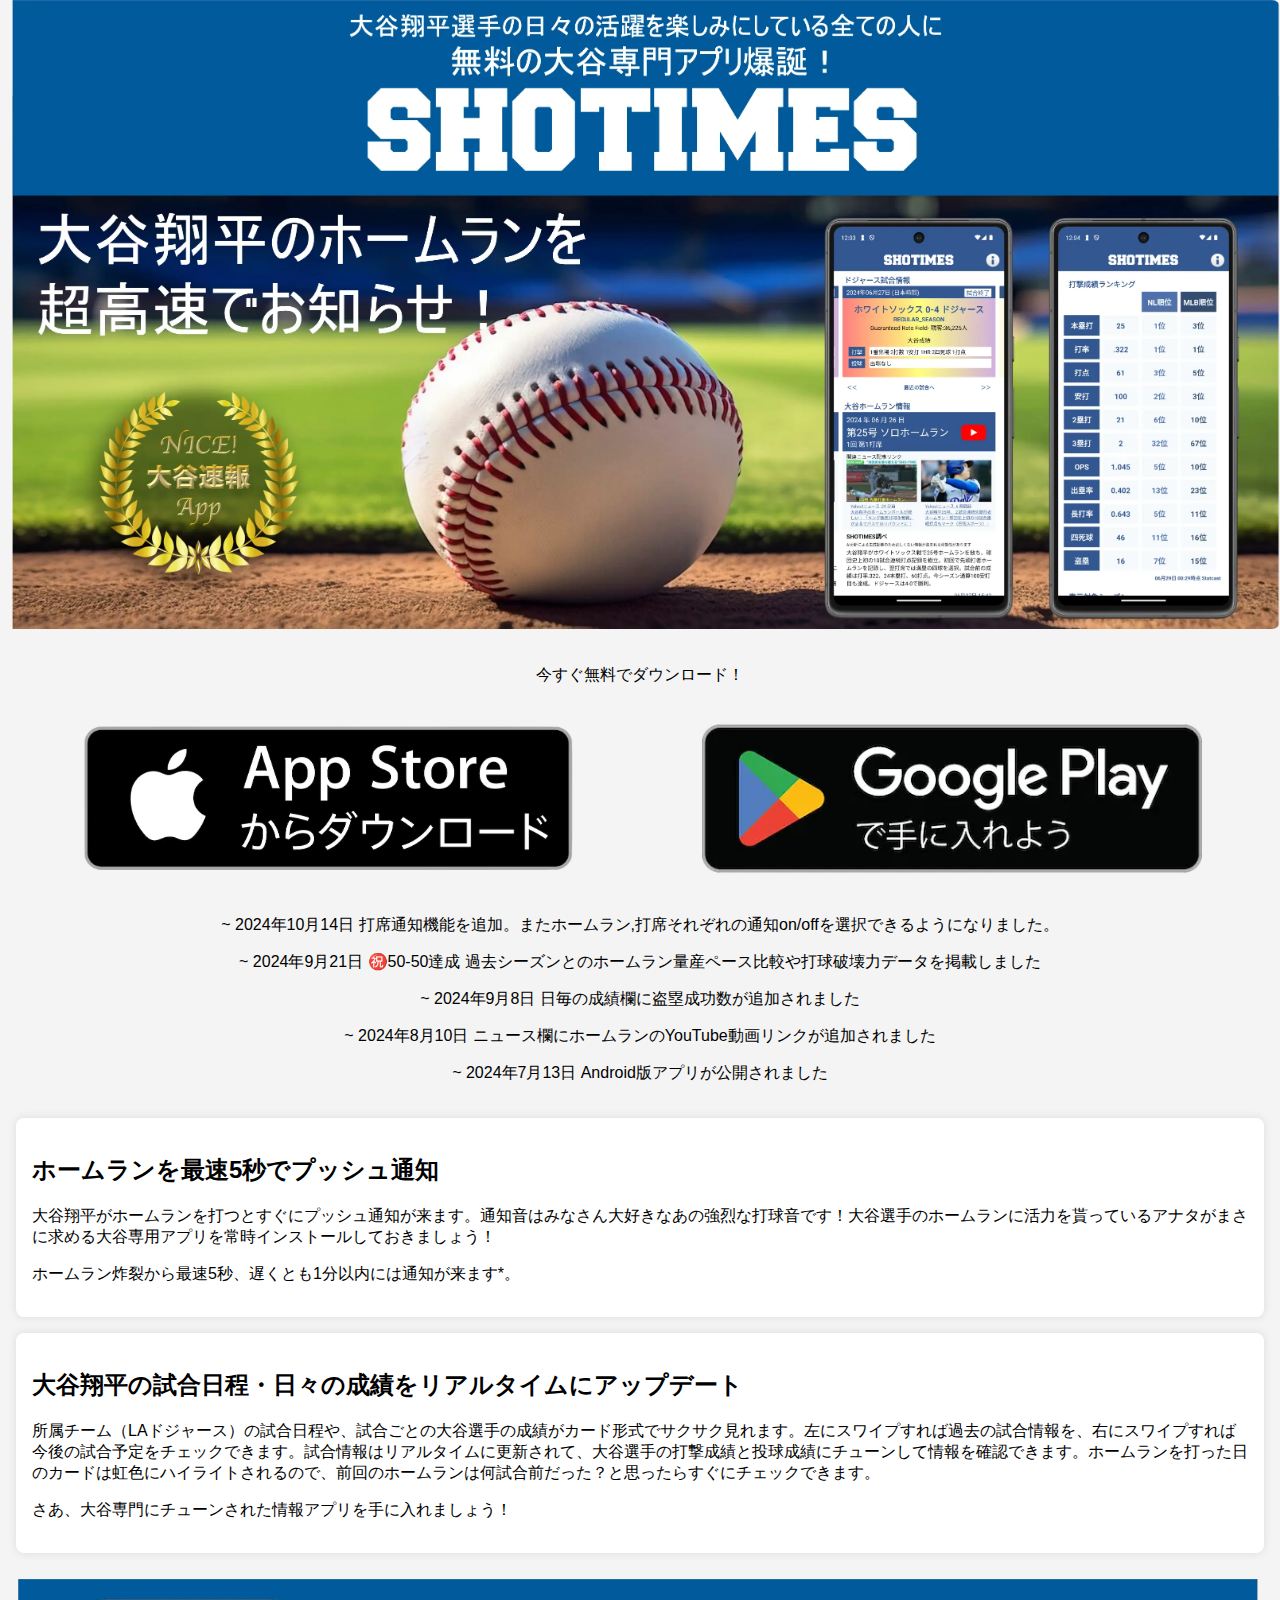
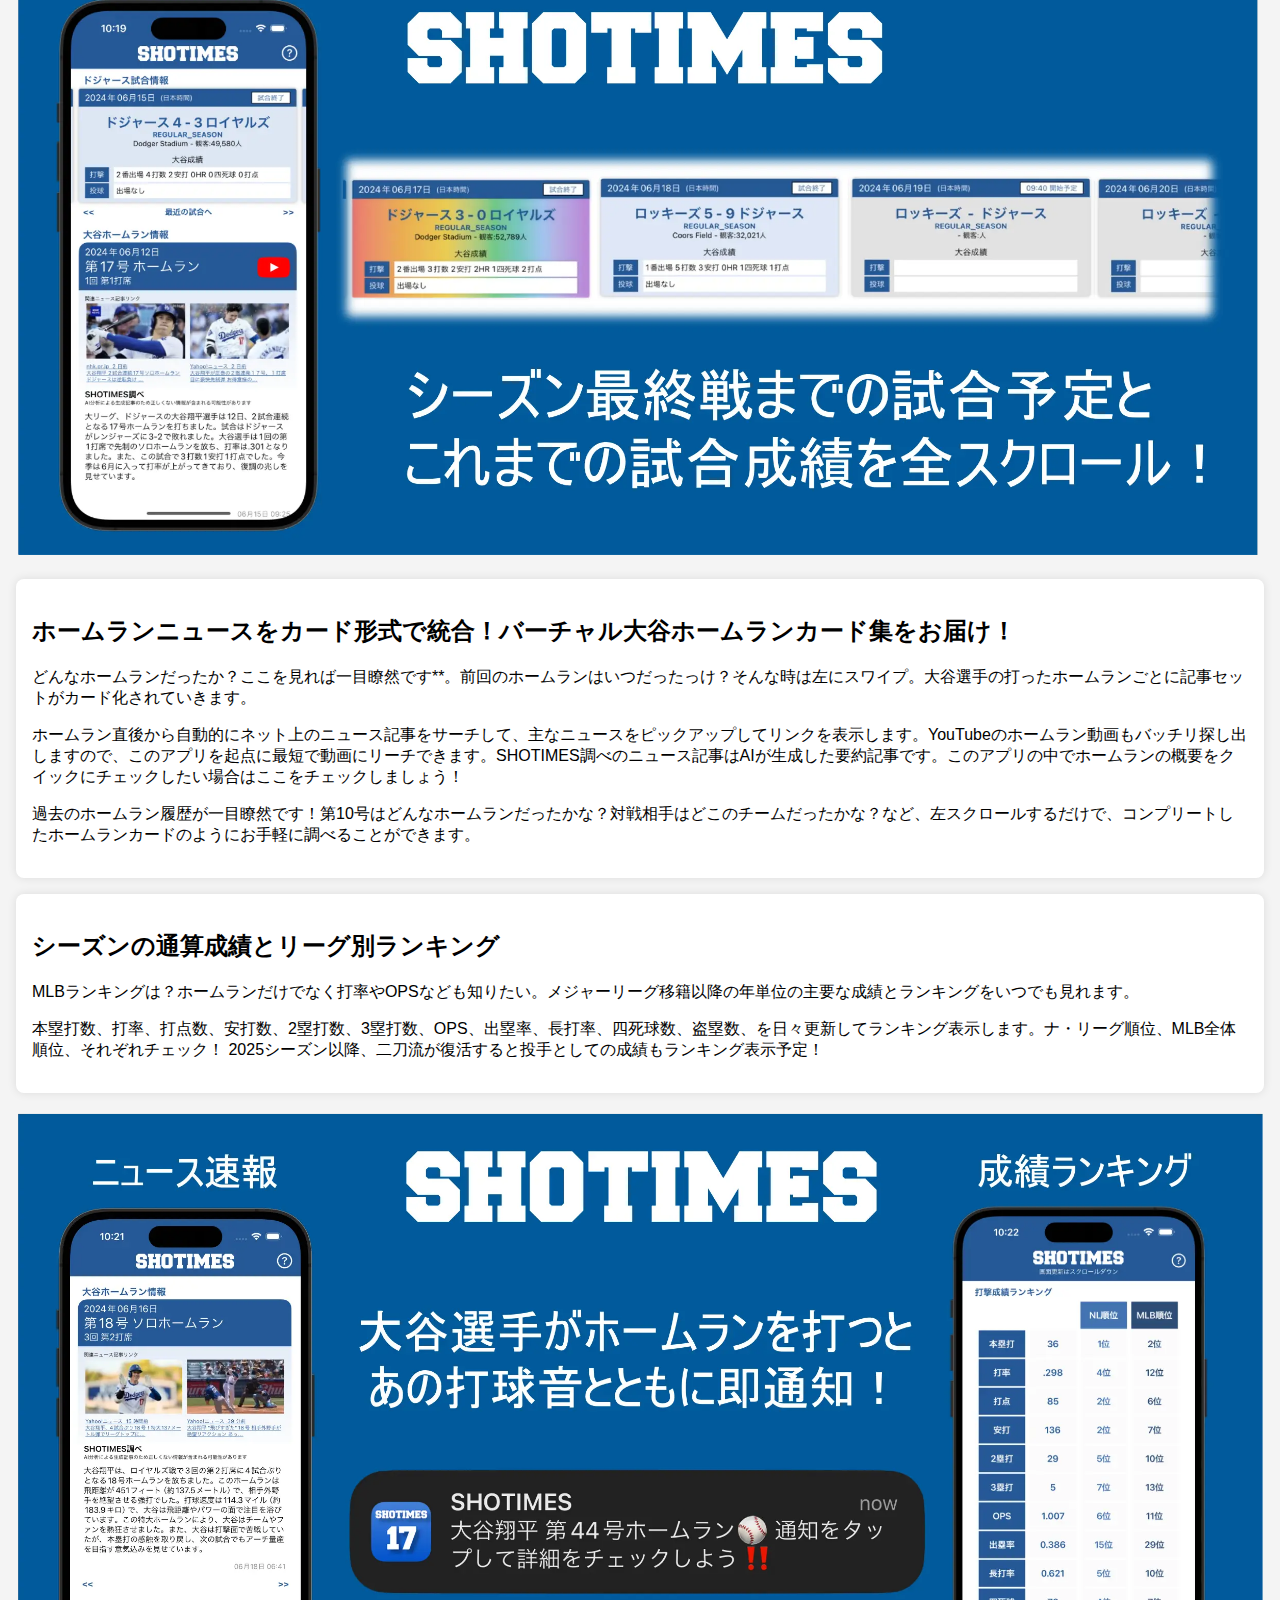
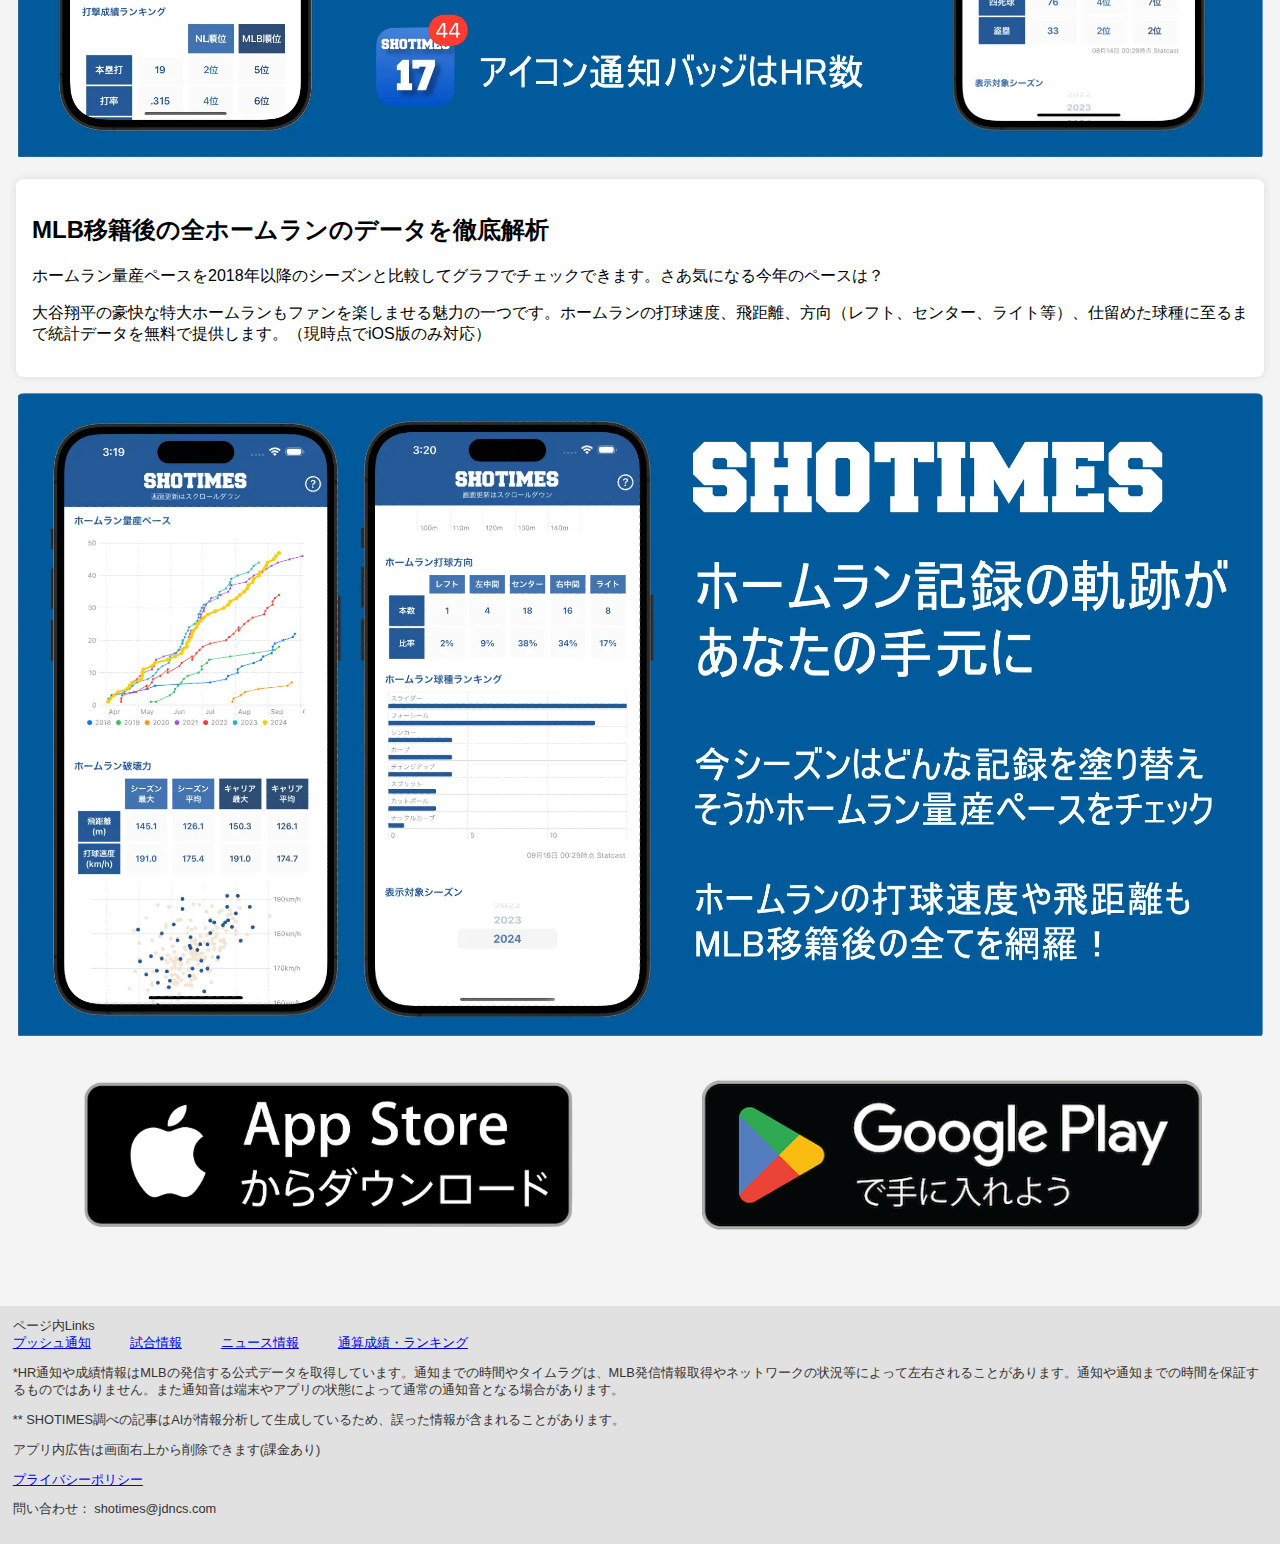
<file: index.html>
<!DOCTYPE html>
<html lang="ja">
<head>
    <meta charset="UTF-8">
    <meta name="viewport" content="width=device-width, initial-scale=1.0">
    <meta name="description" content="大谷選手専門のホームラン速報・試合情報・成績まとめ無料アプリ。とにかく大谷選手の成績やニュースはすぐにチェックしたい、大谷選手がホームランを打ったらすぐに知って今日の活力をもらいたい、そんな全ての大谷ファンの皆さまへ。大谷選手のホームラン炸裂から最速10秒、遅くとも1分以内にはプッシュ通知が来ます。">
    <meta name="keywords" content="SHOTIMES, 大谷翔平, 速報, ホームラン, 予定一覧, 動画まとめ, 中継を見れない, 統計分析">
    <title>大谷翔平のホームラン速報アプリ| 試合結果・予定・個人成績・ニュースまとめ</title>
    <link rel="stylesheet" href="./styles.css">
    <link rel="icon" href="./favicon.png" type="image/png">
    <link rel="icon" sizes="32x32" href="./favicon32x32.png" type="image/png">
    <link rel="apple-touch-icon" sizes="144x144" href="./favicon.png">

    <!-- OGP tags -->
    <meta property="og:title" content="大谷翔平 速報アプリ ホームラン即通知 成績・予定・ニュースまとめ">
    <meta property="og:description" content="大谷翔平選手専門のホームラン超速報・試合情報・成績まとめ無料アプリ。大谷選手の成績やニュースをすぐにチェックしよう！">
    <meta property="og:image" content="https://support.shotimes.jdncs.com/banner1.png">
    <meta property="og:url" content="https://support.shotimes.jdncs.com">
    <meta property="og:type" content="website">
    <meta property="og:site_name" content="SHOTIMESアプリ紹介サイト">
    <meta property="og:locale" content="ja_JP">
</head>
<body>
    <header>
        <section class="images">
            <picture>
                <!-- モバイル向けの画像 -->
                <source srcset="banner1_small.webp" media="(max-width: 1200px)" width="600">
                <!-- デフォルトの画像 -->
                <img src="banner1.webp" alt="無料の大谷専門速報アプリ爆誕、大谷翔平のホームランをTwitterやニュースより速く通知" width="1608">
            </picture>
            <h1 class="info">大谷翔平の最新成績とニュースを即座に確認できるアプリの機能紹介</h1>
        </section>
    </header>
    
    <main>

        <center><p>今すぐ無料でダウンロード！</p></center>
        <section class="applinks">
            <a href="https://apps.apple.com/jp/app/shotimes/id6504263446">             
                <picture>
                    <!-- モバイル向けの画像 -->
                    <source srcset="appstore-badge.webp" media="(max-width: 1200px)">
                    <!-- デフォルトの画像 -->
                    <img src="appstore-badge.webp" alt="appStore：iPhoneアプリへのリンク" width="400">
                </picture>
            </a>
            <a href="https://play.google.com/store/apps/details?id=com.jdncs.shotimes">
                <picture>
                    <!-- モバイル向けの画像 -->
                    <source srcset="google-play-badge.webp" media="(max-width: 1200px)">
                    <!-- デフォルトの画像 -->
                    <img src="google-play-badge.webp" alt="Androidアプリへのリンク" width="400">
                </picture>
            </a>
        </section>

        <center><p> ~ 2024年10月14日 打席通知機能を追加。またホームラン,打席それぞれの通知on/offを選択できるようになりました。</p></center>
        <center><p> ~ 2024年9月21日 ㊗️50-50達成 過去シーズンとのホームラン量産ペース比較や打球破壊力データを掲載しました</p></center>
        <center><p> ~ 2024年9月8日 日毎の成績欄に盗塁成功数が追加されました</p></center>
        <center><p> ~ 2024年8月10日 ニュース欄にホームランのYouTube動画リンクが追加されました</p></center>
        <center><p> ~ 2024年7月13日 Android版アプリが公開されました</p></center>
        <BR>

        <section class="features">
            <div class="feature">
                <h2 id="push">ホームランを最速5秒でプッシュ通知</h2>
                <p>大谷翔平がホームランを打つとすぐにプッシュ通知が来ます。通知音はみなさん大好きなあの強烈な打球音です！大谷選手のホームランに活力を貰っているアナタがまさに求める大谷専用アプリを常時インストールしておきましょう！
                </p>
                <p>ホームラン炸裂から最速5秒、遅くとも1分以内には通知が来ます*。</p>
            </div>
            <div class="feature">
                <h2 id="games">大谷翔平の試合日程・日々の成績をリアルタイムにアップデート</h2>
                <p>所属チーム（LAドジャース）の試合日程や、試合ごとの大谷選手の成績がカード形式でサクサク見れます。左にスワイプすれば過去の試合情報を、右にスワイプすれば今後の試合予定をチェックできます。試合情報はリアルタイムに更新されて、大谷選手の打撃成績と投球成績にチューンして情報を確認できます。ホームランを打った日のカードは虹色にハイライトされるので、前回のホームランは何試合前だった？と思ったらすぐにチェックできます。</p>
                <p>さあ、大谷専門にチューンされた情報アプリを手に入れましょう！</p>
            </div>
            <section class="images">
                <picture>
                    <!-- モバイル向けの画像 -->
                    <source srcset="banner2_small.webp" media="(max-width: 1200px)">
                    <!-- デフォルトの画像 -->
                    <img src="banner2.webp" alt="シーズン最終戦までの試合予定とこれまでの試合成績を全スクロール" width="1608">
                </picture>
       　　  </section>
            <div class="feature">
                <h2 id="news">ホームランニュースをカード形式で統合！バーチャル大谷ホームランカード集をお届け！</h2>
                <p>どんなホームランだったか？ここを見れば一目瞭然です**。前回のホームランはいつだったっけ？そんな時は左にスワイプ。大谷選手の打ったホームランごとに記事セットがカード化されていきます。</p>
                <p>ホームラン直後から自動的にネット上のニュース記事をサーチして、主なニュースをピックアップしてリンクを表示します。YouTubeのホームラン動画もバッチリ探し出しますので、このアプリを起点に最短で動画にリーチできます。SHOTIMES調べのニュース記事はAIが生成した要約記事です。このアプリの中でホームランの概要をクイックにチェックしたい場合はここをチェックしましょう！</p>
                <p>過去のホームラン履歴が一目瞭然です！第10号はどんなホームランだったかな？対戦相手はどこのチームだったかな？など、左スクロールするだけで、コンプリートしたホームランカードのようにお手軽に調べることができます。
            </div>
            <div class="feature">
                <h2 id="stats">シーズンの通算成績とリーグ別ランキング</h2>
                <p>MLBランキングは？ホームランだけでなく打率やOPSなども知りたい。メジャーリーグ移籍以降の年単位の主要な成績とランキングをいつでも見れます。</p>
                <p>本塁打数、打率、打点数、安打数、2塁打数、3塁打数、OPS、出塁率、長打率、四死球数、盗塁数、を日々更新してランキング表示します。ナ・リーグ順位、MLB全体順位、それぞれチェック！ 2025シーズン以降、二刀流が復活すると投手としての成績もランキング表示予定！</p>
            </div>
            <section class="images">
                <picture>
                    <!-- モバイル向けの画像 -->
                    <source srcset="banner3_small.webp" media="(max-width: 1200px)">
                    <!-- デフォルトの画像 -->
                    <img src="banner3.webp" alt="ニュース速報、成績ランキング、大谷選手がホームランを打つと、あの打球音とともに即通知" width="1608">
                </picture>
            </section>
            <div class="feature">
                <h2 id="batting">MLB移籍後の全ホームランのデータを徹底解析</h2>
                <p>ホームラン量産ペースを2018年以降のシーズンと比較してグラフでチェックできます。さあ気になる今年のペースは？</p>
                <p>大谷翔平の豪快な特大ホームランもファンを楽しませる魅力の一つです。ホームランの打球速度、飛距離、方向（レフト、センター、ライト等）、仕留めた球種に至るまで統計データを無料で提供します。（現時点でiOS版のみ対応）</p>
            </div>
            <section class="images">
                <picture>
                    <!-- モバイル向けの画像 -->
                    <source srcset="banner4_small.webp" media="(max-width: 1200px)">
                    <!-- デフォルトの画像 -->
                    <img src="banner4.webp" alt="MLB移籍後の全ホームランのデータを徹底解析" width="1608">
                </picture>
            </section>

            <section class="applinks">
                <a href="https://apps.apple.com/jp/app/shotimes/id6504263446">             
                    <picture>
                        <!-- モバイル向けの画像 -->
                        <source srcset="appstore-badge.webp" media="(max-width: 1200px)">
                        <!-- デフォルトの画像 -->
                        <img src="appstore-badge.png" alt="appStore：iPhoneアプリへのリンク" width="400">
                    </picture>
                </a>
                <a href="https://play.google.com/store/apps/details?id=com.jdncs.shotimes">
                    <picture>
                        <!-- モバイル向けの画像 -->
                        <source srcset="google-play-badge.webp" media="(max-width: 1200px)">
                        <!-- デフォルトの画像 -->
                        <img src="google-play-badge.png" alt="Androidアプリへのリンク" width="400">
                    </picture>
                </a>
            </section>
                
            <BR>
            
        </section>
    </main>

    <footer>
        ページ内Links<BR>
        <a href="#push">プッシュ通知</a>　　　<a href="#games">試合情報</a>　　　<a href="#news">ニュース情報</a>　　　<a href="#stats">通算成績・ランキング</a>  
        
        <p>*HR通知や成績情報はMLBの発信する公式データを取得しています。通知までの時間やタイムラグは、MLB発信情報取得やネットワークの状況等によって左右されることがあります。通知や通知までの時間を保証するものではありません。また通知音は端末やアプリの状態によって通常の通知音となる場合があります。</p>
        <p>** SHOTIMES調べの記事はAIが情報分析して生成しているため、誤った情報が含まれることがあります。</p>
        <p>アプリ内広告は画面右上から削除できます(課金あり)</p>
        <p><a href="https://apps.shotimes.jdncs.com/privacy-policy">プライバシーポリシー</a></p>
        <p>問い合わせ： shotimes@jdncs.com
    </footer>
</body>
</html>
</file>
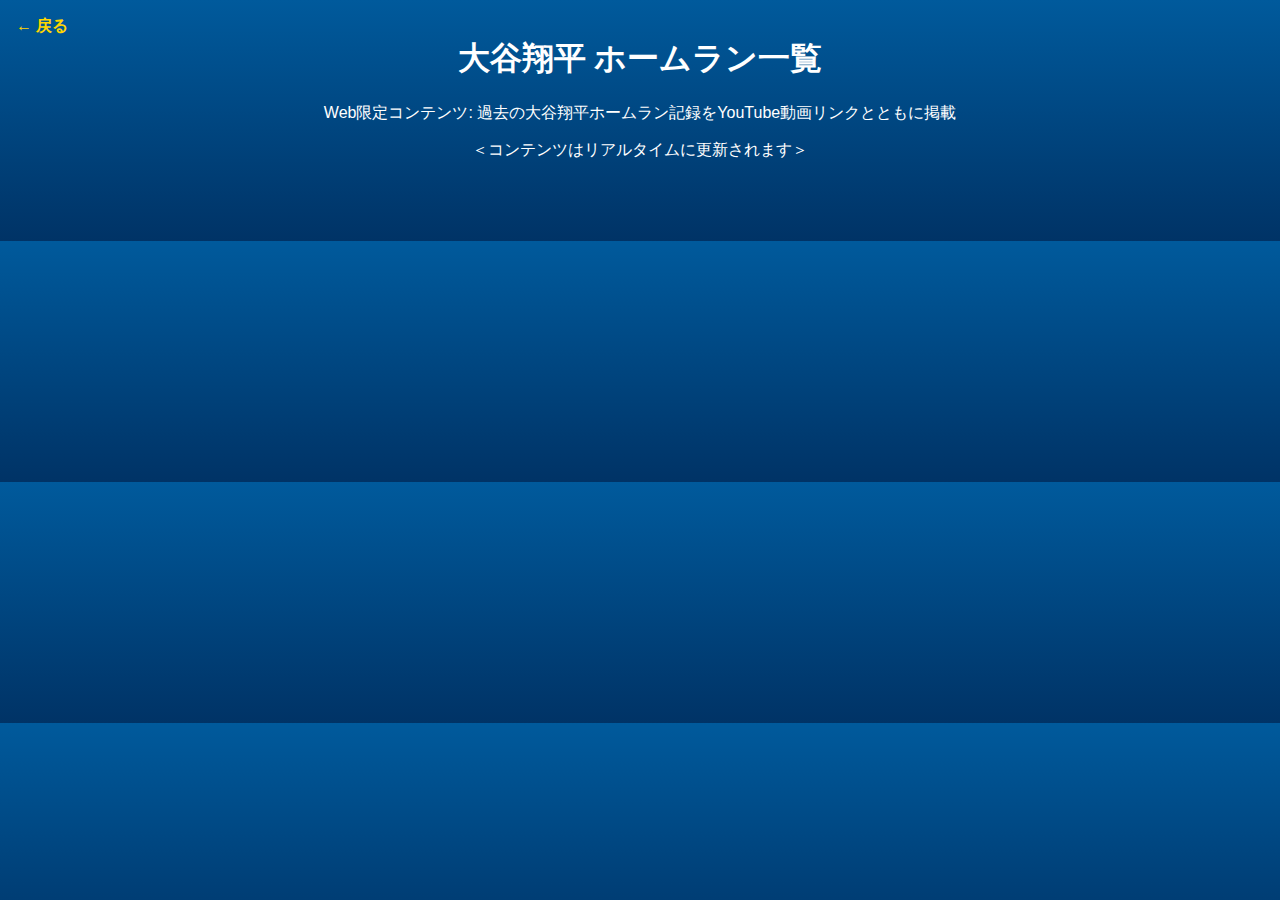
<file: hrlist.html>
<!DOCTYPE html>
<html lang="ja">
<head>
  <meta charset="UTF-8">
  <meta name="viewport" content="width=device-width, initial-scale=1">
  <title>Shohei Ohtani HR Tracker</title>
  <style>
    body {
      font-family: 'Helvetica Neue', sans-serif;
      background: linear-gradient(to bottom, #005A9C, #003366);
      color: white;
      margin: 0;
      padding: 0;
    }
    .container {
      display: flex;
      flex-wrap: wrap;
      justify-content: center;
      padding: 2rem;
      gap: 2rem;
    }
    .card {
      background: rgba(255, 255, 255, 0.1);
      border-radius: 20px;
      overflow: hidden;
      width: 300px;
      box-shadow: 0 8px 16px rgba(0,0,0,0.3);
      transition: transform 0.5s, opacity 0.5s;
      opacity: 0;
      transform: translateY(20px);
    }
    .card.visible {
      opacity: 1;
      transform: translateY(0);
    }
    .thumbnail {
      width: 100%;
      height: 180px;
      object-fit: cover;
      background-color: #000;
    }
    .content {
      padding: 1rem;
    }
    .title {
      font-size: 1.2rem;
      margin-bottom: 0.5rem;
    }
    .info {
      font-size: 0.9rem;
      color: #ccc;
    }
    a {
      color: #FFD700;
      text-decoration: none;
    }
    @media (max-width: 600px) {
      .card {
        width: 90%;
      }
    }
  </style>
</head>
<body>
  <a href="index.html" style="position: absolute; top: 1rem; left: 1rem; text-decoration: none; font-weight: bold;">← 戻る</a>
  <h1 style="text-align:center; padding-top: 1rem;">大谷翔平 ホームラン一覧</h1>
  <center><p>Web限定コンテンツ: 過去の大谷翔平ホームラン記録をYouTube動画リンクとともに掲載</p></center>
  <center><p>＜コンテンツはリアルタイムに更新されます＞</p></center>
  <div class="container" id="card-container"></div>

  <script>
    async function fetchData() {
      const response = await fetch('https://apps.shotimes.jdncs.com/api/newsLatestOnes/');
      const data = await response.json();

      // gamedate降順にソート
      data.sort((a, b) => b.gamedate.localeCompare(a.gamedate));

      return data;
    }

    function extractYouTubeVideoId(url) {
      const regex = /(?:youtu\.be\/|youtube\.com\/(?:watch\?v=|embed\/|v\/|shorts\/))([\w-]{11})/;
      const match = url.match(regex);
      return match ? match[1] : null;
    }

    function formatDateToJapanese(dateStr) {
      if (!/^\d{8}$/.test(dateStr)) return dateStr; // フォールバック

      const year = dateStr.slice(0, 4);
      const month = dateStr.slice(4, 6);
      const day = dateStr.slice(6, 8);

      return `${year}年${month}月${day}日`;
    }

    function createCard(item) {
      const card = document.createElement('div');
      card.className = 'card';

      let thumbnailHTML = '';

      if (item.link3) {
        const videoId = extractYouTubeVideoId(item.link3);
        if (videoId) {
          const thumbnailUrl = `https://img.youtube.com/vi/${videoId}/hqdefault.jpg`;
          thumbnailHTML = `<a href="${item.link3}" target="_blank">
                            <img src="${thumbnailUrl}" class="thumbnail" alt="YouTube Thumbnail">
                           </a>`;
        }
      }

      const formattedDate = formatDateToJapanese(item.gamedate);

      card.innerHTML = `
        ${thumbnailHTML}
        <div class="content">
          <div class="title">${item.title1}</div>
          <div class="info">${formattedDate}</div>
          <div class="info">${item.hrcount}号 ${item.hrtype}</div>
          <div class="info">${item.hrinning}</div>
          <div class="info">ニュース元: ${item.media1}</div>
          <div class="info"><a href="https://${item.link1}" target="_blank">ニュース記事を見る</a></div>
        </div>
      `;

      return card;
    }

    async function init() {
      const container = document.getElementById('card-container');
      const data = await fetchData();

      data.forEach((item, index) => {
        const card = createCard(item);
        container.appendChild(card);

        // フェードインアニメーション（順番に遅らせる）
        setTimeout(() => {
          card.classList.add('visible');
        }, index * 150);
      });
    }

    init();
  </script>
</body>
</html>
</file>
<file: styles.css>
body {
    font-family: Arial, sans-serif;
    margin: 0;
    padding: 0;
    background-color: #f4f4f4;
}

header {
    color: white;
    text-align: center;
    padding: 0 0;
}

header p {
    margin: 0; /* pタグのマージンをリセット */
    padding: 0 0; /* pタグの上下パディングを0.5emに設定 */
}

header .images {
    margin: 0; /* sectionのマージンをリセット */
    padding: 0; /* sectionのパディングをリセット */
}


.app-icon {
    width: 80px;
    height: 80px;
    display: block;
    margin: 0 auto;
    padding: 0.3em 0;
}

.applinks {
    display: flex;
    justify-content: space-around;
    align-items: center;
}

.applinks a {
    width: 40%; /* 各リンクの幅を画面の横幅の30%に設定します */
    margin: 0 10px;
    display: flex;
    justify-content: center; /* 画像を中央揃えにします */
}

.applinks img {
    width: 100%; /* 画像の幅をリンク要素の幅に合わせます */
    height: auto;
}

.info {
    display: none;
}

main {
    padding: 1em;
}

h1 {
    font-size: 1.5em;
}

h2 {
    font-size: 1.5em;
}

h3 {
    font-size: 1.2em;
}

ul {
    padding-left: 1.5em;
}

.features, .pricing, .images {
    margin-bottom: 1em;
}

.feature {
    background-color: white;
    padding: 1em;
    border-radius: 8px;
    box-shadow: 0 0 10px rgba(0, 0, 0, 0.1);
    margin-bottom: 1em;
}

.images img {
    width: 100%;
    /* margin-bottom: 0.5em; */
    border-radius: 8px;
}

footer {
    background-color: #e1e1e1;
    color: #333;
    padding: 1em;
    text-align: left;
    font-size: 0.8em;
}

table {
    width: 100%;
    border-collapse: collapse;
    margin: 10px 0;
    font-size: 0.7em;
    text-align: left;
    box-shadow: 0 2px 3px rgba(0, 0, 0, 0.1);
}
th, td {
    padding: 12px 15px;
    white-space: nowrap; /* 1行で表示するための設定 */
}
th {
    background-color: #255997;
    border-bottom: 2px solid #e0e0e0;
    color: white;
}
tr {
    border-bottom: 1px solid #e0e0e0;
}
tr:nth-of-type(even) {
    background-color: #f9f9f9;
}
tr:hover {
    background-color: #f1f1f1;
}

/* 2列目の設定 */
th:nth-child(2), td:nth-child(2) {
    white-space: normal; /* nowrapを解除 */
    width: 1200px; /* 幅を指定 */
}

/* スマホ向けの2列目設定 画面幅が600px以下の場合に適用*/
@media screen and (max-width: 600px) {
    th:nth-child(2), td:nth-child(2) {
        width: 600px; /* スマホの場合の幅を指定 */
    }
}
</file>
